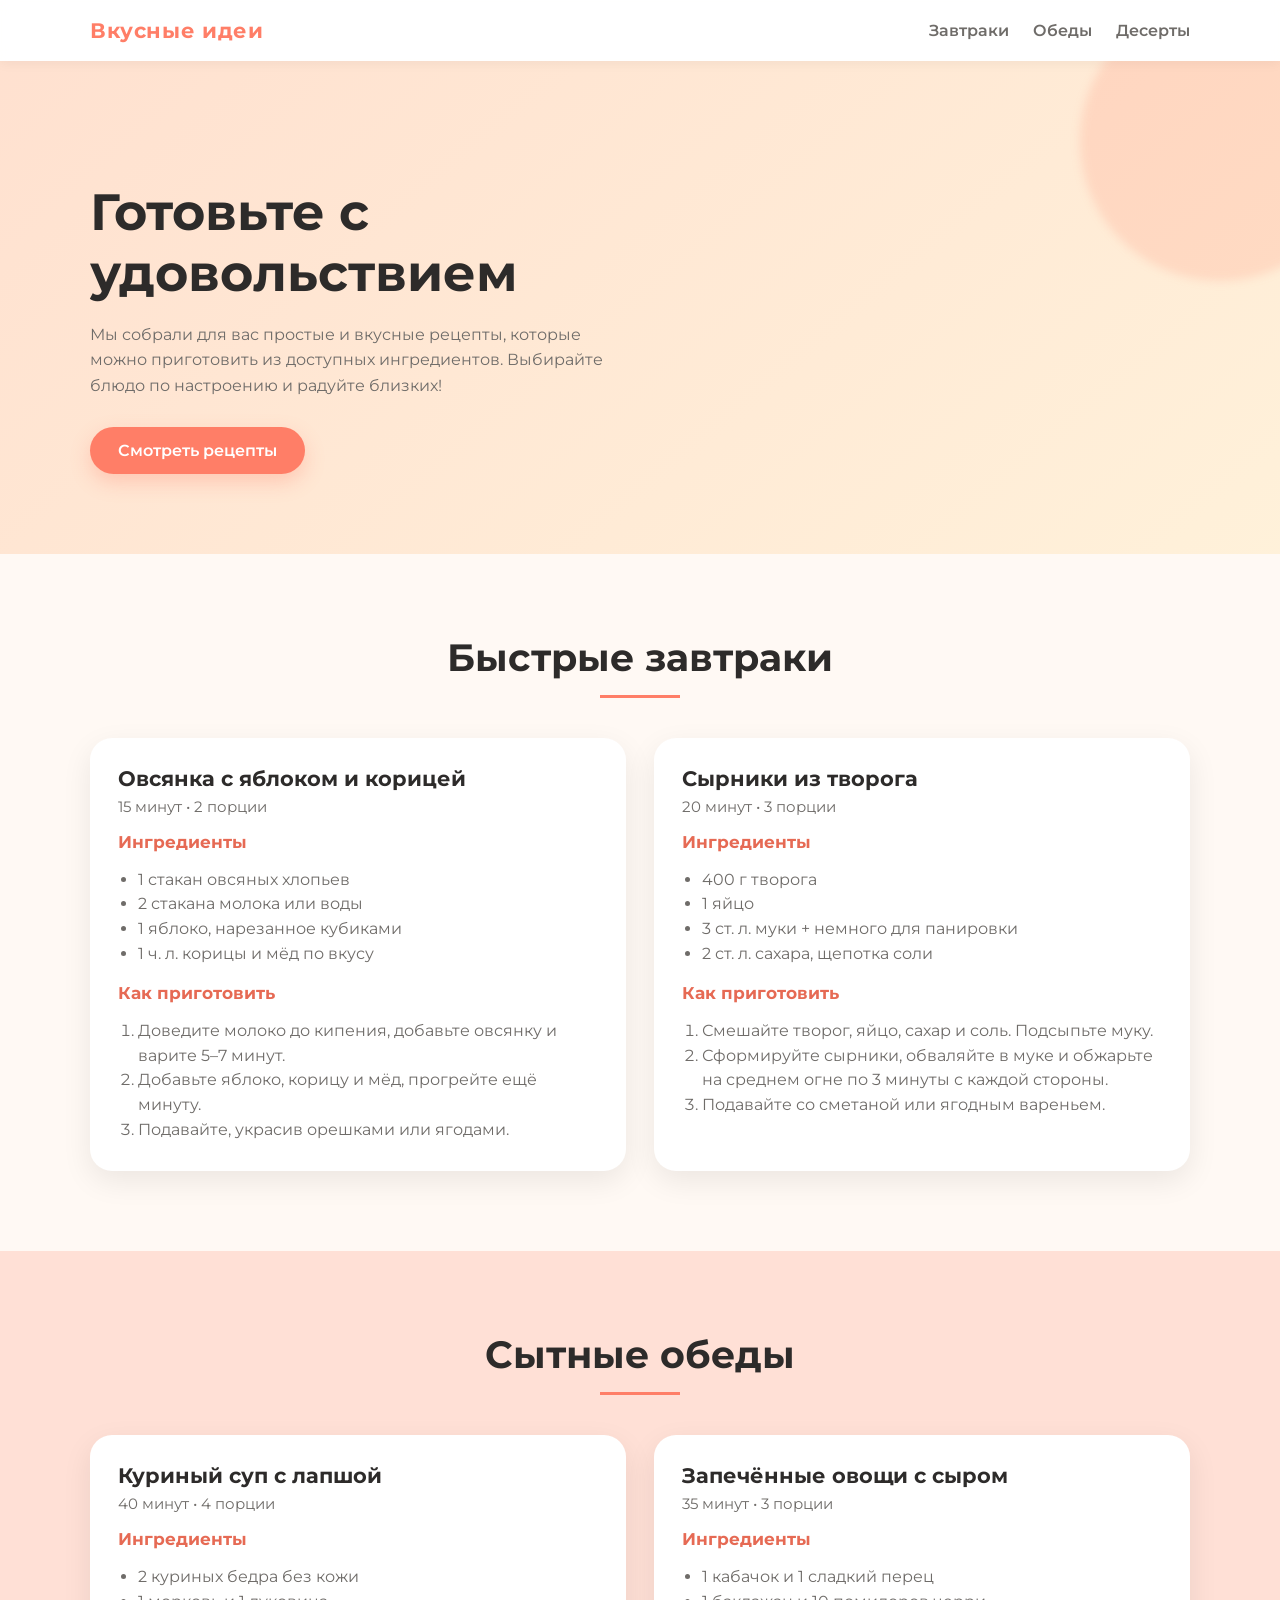
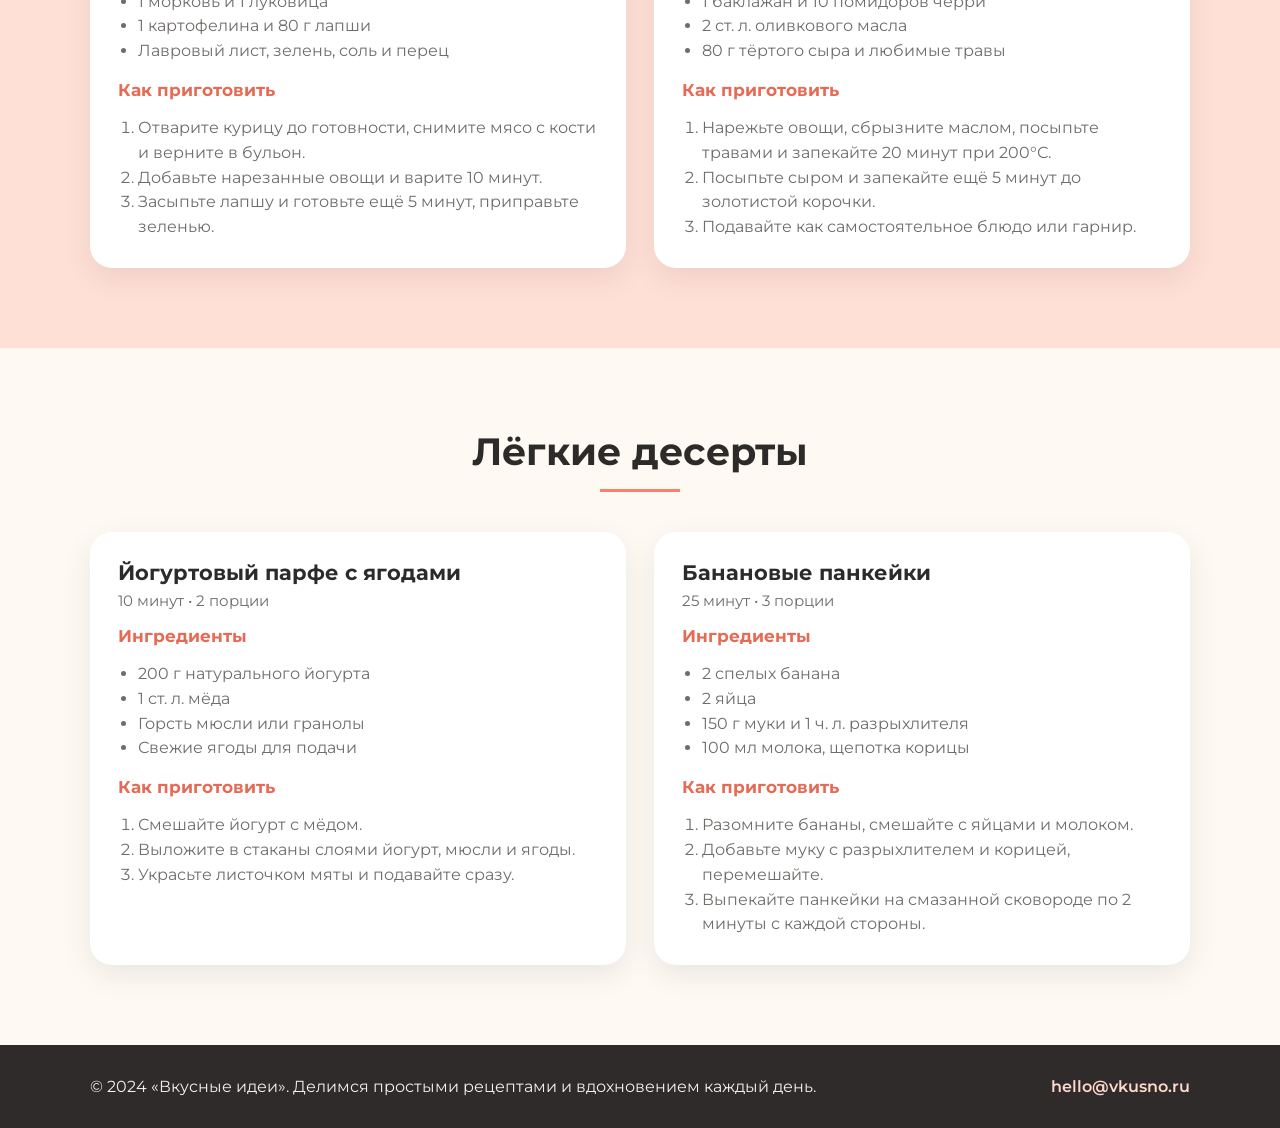
<file: index.html>
<!doctype html>
<html lang="ru">
<head>
    <meta charset="UTF-8">
    <meta name="viewport" content="width=device-width, initial-scale=1.0">
    <title>Вкусные идеи — Простые рецепты на каждый день</title>
    <link rel="stylesheet" href="css/style.css">
    <link rel="preconnect" href="https://fonts.googleapis.com">
    <link rel="preconnect" href="https://fonts.gstatic.com" crossorigin>
    <link href="https://fonts.googleapis.com/css2?family=Montserrat:wght@400;600;700&display=swap" rel="stylesheet">
</head>
<body>
<div class="page">
    <header class="header">
        <div class="container header__container">
            <a class="logo" href="#top">Вкусные идеи</a>
            <nav class="nav">
                <a class="nav__link" href="#breakfast">Завтраки</a>
                <a class="nav__link" href="#lunch">Обеды</a>
                <a class="nav__link" href="#dessert">Десерты</a>
            </nav>
        </div>
    </header>

    <main id="top">
        <section class="hero">
            <div class="container hero__container">
                <div class="hero__text">
                    <h1 class="hero__title">Готовьте с удовольствием</h1>
                    <p class="hero__subtitle">Мы собрали для вас простые и вкусные рецепты, которые можно приготовить из доступных ингредиентов. Выбирайте блюдо по настроению и радуйте близких!</p>
                    <a class="hero__button" href="#breakfast">Смотреть рецепты</a>
                </div>
            </div>
        </section>

        <section id="breakfast" class="recipes">
            <div class="container">
                <h2 class="section-title">Быстрые завтраки</h2>
                <div class="recipes__grid">
                    <article class="recipe-card">
                        <h3 class="recipe-card__title">Овсянка с яблоком и корицей</h3>
                        <p class="recipe-card__time">15 минут • 2 порции</p>
                        <h4 class="recipe-card__subtitle">Ингредиенты</h4>
                        <ul class="recipe-card__list">
                            <li>1 стакан овсяных хлопьев</li>
                            <li>2 стакана молока или воды</li>
                            <li>1 яблоко, нарезанное кубиками</li>
                            <li>1 ч. л. корицы и мёд по вкусу</li>
                        </ul>
                        <h4 class="recipe-card__subtitle">Как приготовить</h4>
                        <ol class="recipe-card__steps">
                            <li>Доведите молоко до кипения, добавьте овсянку и варите 5–7 минут.</li>
                            <li>Добавьте яблоко, корицу и мёд, прогрейте ещё минуту.</li>
                            <li>Подавайте, украсив орешками или ягодами.</li>
                        </ol>
                    </article>
                    <article class="recipe-card">
                        <h3 class="recipe-card__title">Сырники из творога</h3>
                        <p class="recipe-card__time">20 минут • 3 порции</p>
                        <h4 class="recipe-card__subtitle">Ингредиенты</h4>
                        <ul class="recipe-card__list">
                            <li>400 г творога</li>
                            <li>1 яйцо</li>
                            <li>3 ст. л. муки + немного для панировки</li>
                            <li>2 ст. л. сахара, щепотка соли</li>
                        </ul>
                        <h4 class="recipe-card__subtitle">Как приготовить</h4>
                        <ol class="recipe-card__steps">
                            <li>Смешайте творог, яйцо, сахар и соль. Подсыпьте муку.</li>
                            <li>Сформируйте сырники, обваляйте в муке и обжарьте на среднем огне по 3 минуты с каждой стороны.</li>
                            <li>Подавайте со сметаной или ягодным вареньем.</li>
                        </ol>
                    </article>
                </div>
            </div>
        </section>

        <section id="lunch" class="recipes recipes--accent">
            <div class="container">
                <h2 class="section-title">Сытные обеды</h2>
                <div class="recipes__grid">
                    <article class="recipe-card">
                        <h3 class="recipe-card__title">Куриный суп с лапшой</h3>
                        <p class="recipe-card__time">40 минут • 4 порции</p>
                        <h4 class="recipe-card__subtitle">Ингредиенты</h4>
                        <ul class="recipe-card__list">
                            <li>2 куриных бедра без кожи</li>
                            <li>1 морковь и 1 луковица</li>
                            <li>1 картофелина и 80 г лапши</li>
                            <li>Лавровый лист, зелень, соль и перец</li>
                        </ul>
                        <h4 class="recipe-card__subtitle">Как приготовить</h4>
                        <ol class="recipe-card__steps">
                            <li>Отварите курицу до готовности, снимите мясо с кости и верните в бульон.</li>
                            <li>Добавьте нарезанные овощи и варите 10 минут.</li>
                            <li>Засыпьте лапшу и готовьте ещё 5 минут, приправьте зеленью.</li>
                        </ol>
                    </article>
                    <article class="recipe-card">
                        <h3 class="recipe-card__title">Запечённые овощи с сыром</h3>
                        <p class="recipe-card__time">35 минут • 3 порции</p>
                        <h4 class="recipe-card__subtitle">Ингредиенты</h4>
                        <ul class="recipe-card__list">
                            <li>1 кабачок и 1 сладкий перец</li>
                            <li>1 баклажан и 10 помидоров черри</li>
                            <li>2 ст. л. оливкового масла</li>
                            <li>80 г тёртого сыра и любимые травы</li>
                        </ul>
                        <h4 class="recipe-card__subtitle">Как приготовить</h4>
                        <ol class="recipe-card__steps">
                            <li>Нарежьте овощи, сбрызните маслом, посыпьте травами и запекайте 20 минут при 200°С.</li>
                            <li>Посыпьте сыром и запекайте ещё 5 минут до золотистой корочки.</li>
                            <li>Подавайте как самостоятельное блюдо или гарнир.</li>
                        </ol>
                    </article>
                </div>
            </div>
        </section>

        <section id="dessert" class="recipes">
            <div class="container">
                <h2 class="section-title">Лёгкие десерты</h2>
                <div class="recipes__grid">
                    <article class="recipe-card">
                        <h3 class="recipe-card__title">Йогуртовый парфе с ягодами</h3>
                        <p class="recipe-card__time">10 минут • 2 порции</p>
                        <h4 class="recipe-card__subtitle">Ингредиенты</h4>
                        <ul class="recipe-card__list">
                            <li>200 г натурального йогурта</li>
                            <li>1 ст. л. мёда</li>
                            <li>Горсть мюсли или гранолы</li>
                            <li>Свежие ягоды для подачи</li>
                        </ul>
                        <h4 class="recipe-card__subtitle">Как приготовить</h4>
                        <ol class="recipe-card__steps">
                            <li>Смешайте йогурт с мёдом.</li>
                            <li>Выложите в стаканы слоями йогурт, мюсли и ягоды.</li>
                            <li>Украсьте листочком мяты и подавайте сразу.</li>
                        </ol>
                    </article>
                    <article class="recipe-card">
                        <h3 class="recipe-card__title">Банановые панкейки</h3>
                        <p class="recipe-card__time">25 минут • 3 порции</p>
                        <h4 class="recipe-card__subtitle">Ингредиенты</h4>
                        <ul class="recipe-card__list">
                            <li>2 спелых банана</li>
                            <li>2 яйца</li>
                            <li>150 г муки и 1 ч. л. разрыхлителя</li>
                            <li>100 мл молока, щепотка корицы</li>
                        </ul>
                        <h4 class="recipe-card__subtitle">Как приготовить</h4>
                        <ol class="recipe-card__steps">
                            <li>Разомните бананы, смешайте с яйцами и молоком.</li>
                            <li>Добавьте муку с разрыхлителем и корицей, перемешайте.</li>
                            <li>Выпекайте панкейки на смазанной сковороде по 2 минуты с каждой стороны.</li>
                        </ol>
                    </article>
                </div>
            </div>
        </section>
    </main>

    <footer class="footer">
        <div class="container footer__container">
            <p class="footer__text">© 2024 «Вкусные идеи». Делимся простыми рецептами и вдохновением каждый день.</p>
            <a class="footer__link" href="mailto:hello@vkusno.ru">hello@vkusno.ru</a>
        </div>
    </footer>
</div>
</body>
</html>
</file>
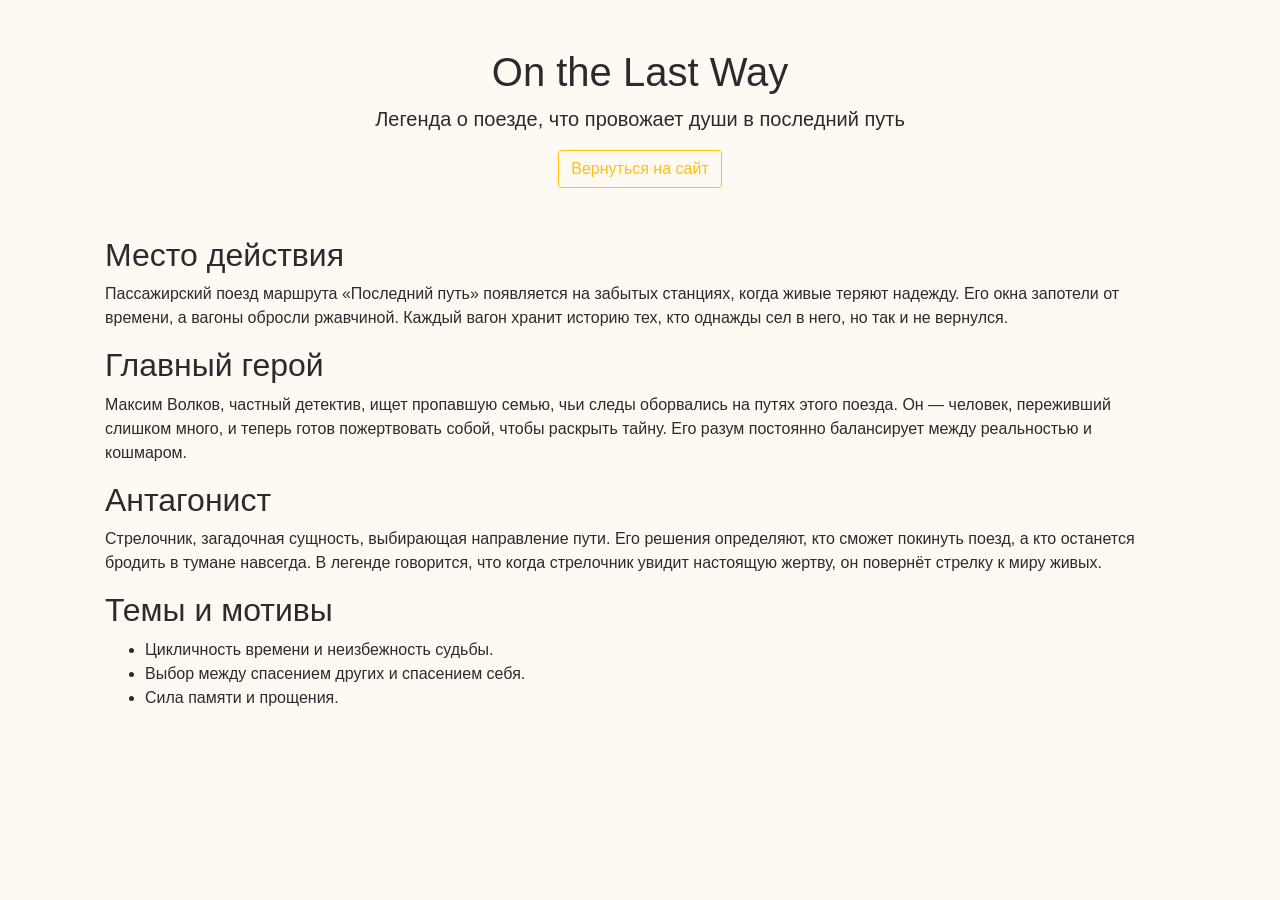
<file: lore.html>
<!doctype html>
<html lang="ru">
<head>
    <meta charset="UTF-8">
    <meta name="viewport" content="width=device-width, initial-scale=1, shrink-to-fit=no">
    <title>On the Last Way — История</title>
    <link rel="stylesheet" href="css/bootstrap.min.css">
    <link rel="stylesheet" href="css/style.css">
</head>
<body class="lore-page">
<div class="container py-5">
    <header class="mb-5 text-center">
        <h1>On the Last Way</h1>
        <p class="lead">Легенда о поезде, что провожает души в последний путь</p>
        <a class="btn btn-outline-warning" href="index.html">Вернуться на сайт</a>
    </header>
    <article class="lore-article">
        <section>
            <h2>Место действия</h2>
            <p>Пассажирский поезд маршрута «Последний путь» появляется на забытых станциях, когда живые теряют
                надежду. Его окна запотели от времени, а вагоны обросли ржавчиной. Каждый вагон хранит историю тех,
                кто однажды сел в него, но так и не вернулся.</p>
        </section>
        <section>
            <h2>Главный герой</h2>
            <p>Максим Волков, частный детектив, ищет пропавшую семью, чьи следы оборвались на путях этого поезда. Он
                — человек, переживший слишком много, и теперь готов пожертвовать собой, чтобы раскрыть тайну. Его
                разум постоянно балансирует между реальностью и кошмаром.</p>
        </section>
        <section>
            <h2>Антагонист</h2>
            <p>Стрелочник, загадочная сущность, выбирающая направление пути. Его решения определяют, кто сможет
                покинуть поезд, а кто останется бродить в тумане навсегда. В легенде говорится, что когда стрелочник
                увидит настоящую жертву, он повернёт стрелку к миру живых.</p>
        </section>
        <section>
            <h2>Темы и мотивы</h2>
            <ul>
                <li>Цикличность времени и неизбежность судьбы.</li>
                <li>Выбор между спасением других и спасением себя.</li>
                <li>Сила памяти и прощения.</li>
            </ul>
        </section>
    </article>
</div>
</body>
</html>
</file>
<file: css/style.css>
:root {
    --background: #fff9f4;
    --accent: #ff7e67;
    --accent-dark: #e66a54;
    --text: #2d2b2a;
    --muted: #6f6c69;
    --card-bg: #ffffff;
    --section-accent: #ffe0d6;
    --shadow: 0 10px 30px rgba(0, 0, 0, 0.08);
}

* {
    box-sizing: border-box;
}

body {
    margin: 0;
    font-family: 'Montserrat', sans-serif;
    color: var(--text);
    background-color: var(--background);
}

img {
    max-width: 100%;
    display: block;
}

.page {
    min-height: 100vh;
    display: flex;
    flex-direction: column;
}

.container {
    width: min(1100px, 92vw);
    margin: 0 auto;
}

.header {
    background-color: rgba(255, 255, 255, 0.92);
    backdrop-filter: blur(8px);
    position: sticky;
    top: 0;
    z-index: 100;
    box-shadow: 0 2px 12px rgba(0, 0, 0, 0.05);
}

.header__container {
    display: flex;
    align-items: center;
    justify-content: space-between;
    padding: 18px 0;
}

.logo {
    font-weight: 700;
    font-size: 1.3rem;
    color: var(--accent);
    text-decoration: none;
    letter-spacing: 0.03em;
}

.nav {
    display: flex;
    gap: 24px;
}

.nav__link {
    text-decoration: none;
    color: var(--muted);
    font-weight: 600;
    transition: color 0.2s ease;
}

.nav__link:hover,
.nav__link:focus {
    color: var(--accent);
}

.hero {
    padding: 120px 0 80px;
    background: linear-gradient(140deg, rgba(255, 205, 178, 0.55), rgba(255, 239, 211, 0.8));
    position: relative;
    overflow: hidden;
}

.hero::after {
    content: "";
    position: absolute;
    top: -60px;
    right: -80px;
    width: 280px;
    height: 280px;
    background: rgba(255, 126, 103, 0.18);
    border-radius: 50%;
    filter: blur(5px);
}

.hero__container {
    display: flex;
    align-items: center;
}

.hero__text {
    max-width: 540px;
    position: relative;
    z-index: 1;
}

.hero__title {
    font-size: clamp(2.4rem, 5vw, 3.2rem);
    margin: 0 0 18px;
    line-height: 1.2;
}

.hero__subtitle {
    margin: 0 0 28px;
    font-size: 1rem;
    line-height: 1.6;
    color: var(--muted);
}

.hero__button {
    display: inline-flex;
    align-items: center;
    justify-content: center;
    padding: 14px 28px;
    background: var(--accent);
    color: #fff;
    font-weight: 600;
    border-radius: 999px;
    text-decoration: none;
    box-shadow: 0 8px 20px rgba(255, 126, 103, 0.3);
    transition: transform 0.2s ease, box-shadow 0.2s ease;
}

.hero__button:hover,
.hero__button:focus {
    transform: translateY(-2px);
    box-shadow: 0 12px 26px rgba(255, 126, 103, 0.34);
}

.recipes {
    padding: 80px 0;
}

.recipes--accent {
    background: var(--section-accent);
}

.section-title {
    margin: 0 0 40px;
    font-size: clamp(1.8rem, 4vw, 2.4rem);
    text-align: center;
    position: relative;
}

.section-title::after {
    content: "";
    display: block;
    margin: 14px auto 0;
    width: 80px;
    height: 3px;
    background: var(--accent);
}

.recipes__grid {
    display: grid;
    gap: 28px;
    grid-template-columns: repeat(auto-fit, minmax(270px, 1fr));
}

.recipe-card {
    background: var(--card-bg);
    padding: 28px;
    border-radius: 22px;
    box-shadow: var(--shadow);
    display: flex;
    flex-direction: column;
    gap: 16px;
}

.recipe-card__title {
    margin: 0;
    font-size: 1.3rem;
}

.recipe-card__time {
    margin: -10px 0 0;
    font-size: 0.95rem;
    color: var(--muted);
}

.recipe-card__subtitle {
    margin: 0;
    font-size: 1.05rem;
    color: var(--accent-dark);
}

.recipe-card__list,
.recipe-card__steps {
    margin: 0;
    padding-left: 20px;
    color: var(--muted);
    line-height: 1.55;
}

.recipe-card__list {
    list-style: disc;
}

.recipe-card__steps {
    list-style: decimal;
}

.footer {
    margin-top: auto;
    background: #2f2b2a;
    color: #f2f1ef;
}

.footer__container {
    display: flex;
    flex-wrap: wrap;
    justify-content: space-between;
    align-items: center;
    gap: 16px;
    padding: 32px 0;
}

.footer__text {
    margin: 0;
}

.footer__link {
    color: #ffd7cc;
    text-decoration: none;
    font-weight: 600;
}

.footer__link:hover,
.footer__link:focus {
    text-decoration: underline;
}

@media (max-width: 720px) {
    .header__container {
        flex-direction: column;
        gap: 12px;
    }

    .nav {
        gap: 16px;
    }

    .hero {
        padding: 100px 0 60px;
    }

    .hero__text {
        text-align: center;
        margin: 0 auto;
    }

    .hero__button {
        width: 100%;
    }

    .footer__container {
        flex-direction: column;
        align-items: flex-start;
    }
}
</file>
